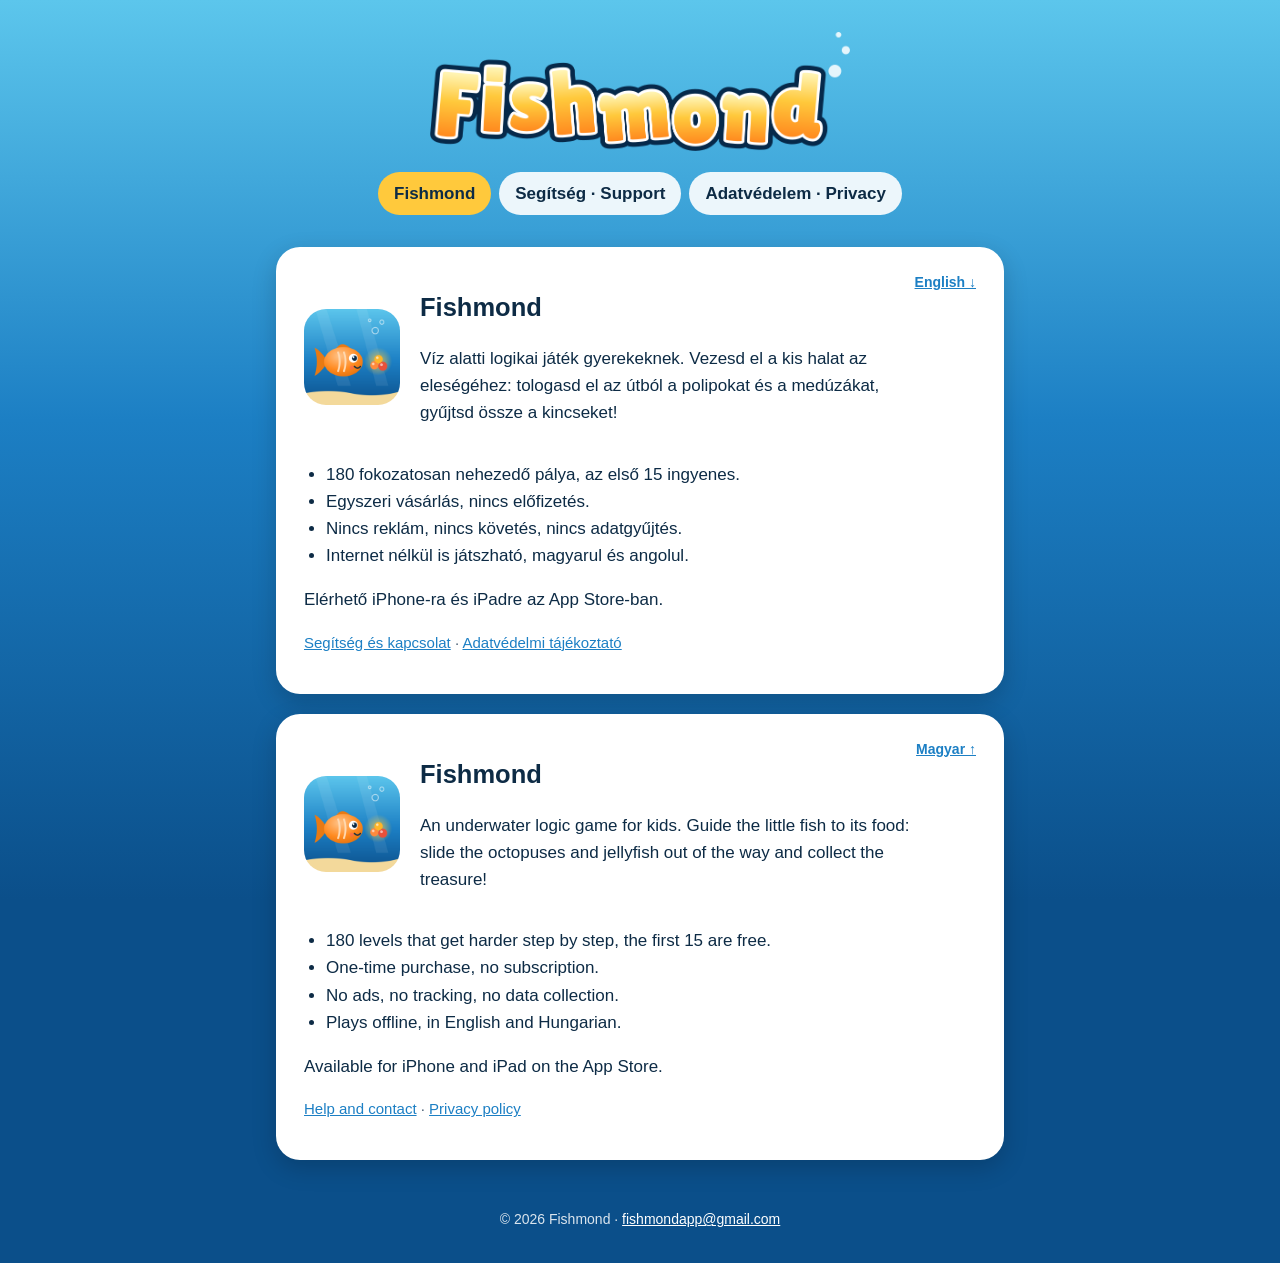
<file: index.html>
<!doctype html>
<html lang="hu">
<head>
<meta charset="utf-8">
<meta name="viewport" content="width=device-width, initial-scale=1">
<title>Fishmond – logikai játék gyerekeknek</title>
<link rel="icon" href="favicon.png">
<link rel="stylesheet" href="style.css">
</head>
<body>
<header>
  <a href="index.html"><img class="title" src="title.png" alt="Fishmond"></a>
  <nav><a href="index.html" class="on">Fishmond</a><a href="support.html">Segítség · Support</a><a href="privacy.html">Adatvédelem · Privacy</a></nav>
</header>
<main>
<section class="card" id="hu" lang="hu">
<div class="lang"><a href="#en">English ↓</a></div>
<div class="hero"><img src="icon.png" alt="">
<div><h1>Fishmond</h1><p>Víz alatti logikai játék gyerekeknek. Vezesd el a kis halat az eleségéhez: tologasd el az útból a polipokat és a medúzákat, gyűjtsd össze a kincseket!</p></div></div>
<ul>
<li>180 fokozatosan nehezedő pálya, az első 15 ingyenes.</li>
<li>Egyszeri vásárlás, nincs előfizetés.</li>
<li>Nincs reklám, nincs követés, nincs adatgyűjtés.</li>
<li>Internet nélkül is játszható, magyarul és angolul.</li>
</ul>
<p>Elérhető iPhone-ra és iPadre az App Store-ban.</p>
<p class="muted"><a href="support.html">Segítség és kapcsolat</a> · <a href="privacy.html">Adatvédelmi tájékoztató</a></p>
</section>
<section class="card" id="en" lang="en">
<div class="lang"><a href="#hu">Magyar ↑</a></div>
<div class="hero"><img src="icon.png" alt="">
<div><h1>Fishmond</h1><p>An underwater logic game for kids. Guide the little fish to its food: slide the octopuses and jellyfish out of the way and collect the treasure!</p></div></div>
<ul>
<li>180 levels that get harder step by step, the first 15 are free.</li>
<li>One-time purchase, no subscription.</li>
<li>No ads, no tracking, no data collection.</li>
<li>Plays offline, in English and Hungarian.</li>
</ul>
<p>Available for iPhone and iPad on the App Store.</p>
<p class="muted"><a href="support.html">Help and contact</a> · <a href="privacy.html">Privacy policy</a></p>
</section>
</main>
<footer>© 2026 Fishmond · <a href="mailto:fishmondapp@gmail.com">fishmondapp@gmail.com</a></footer>
</body>
</html>
</file>
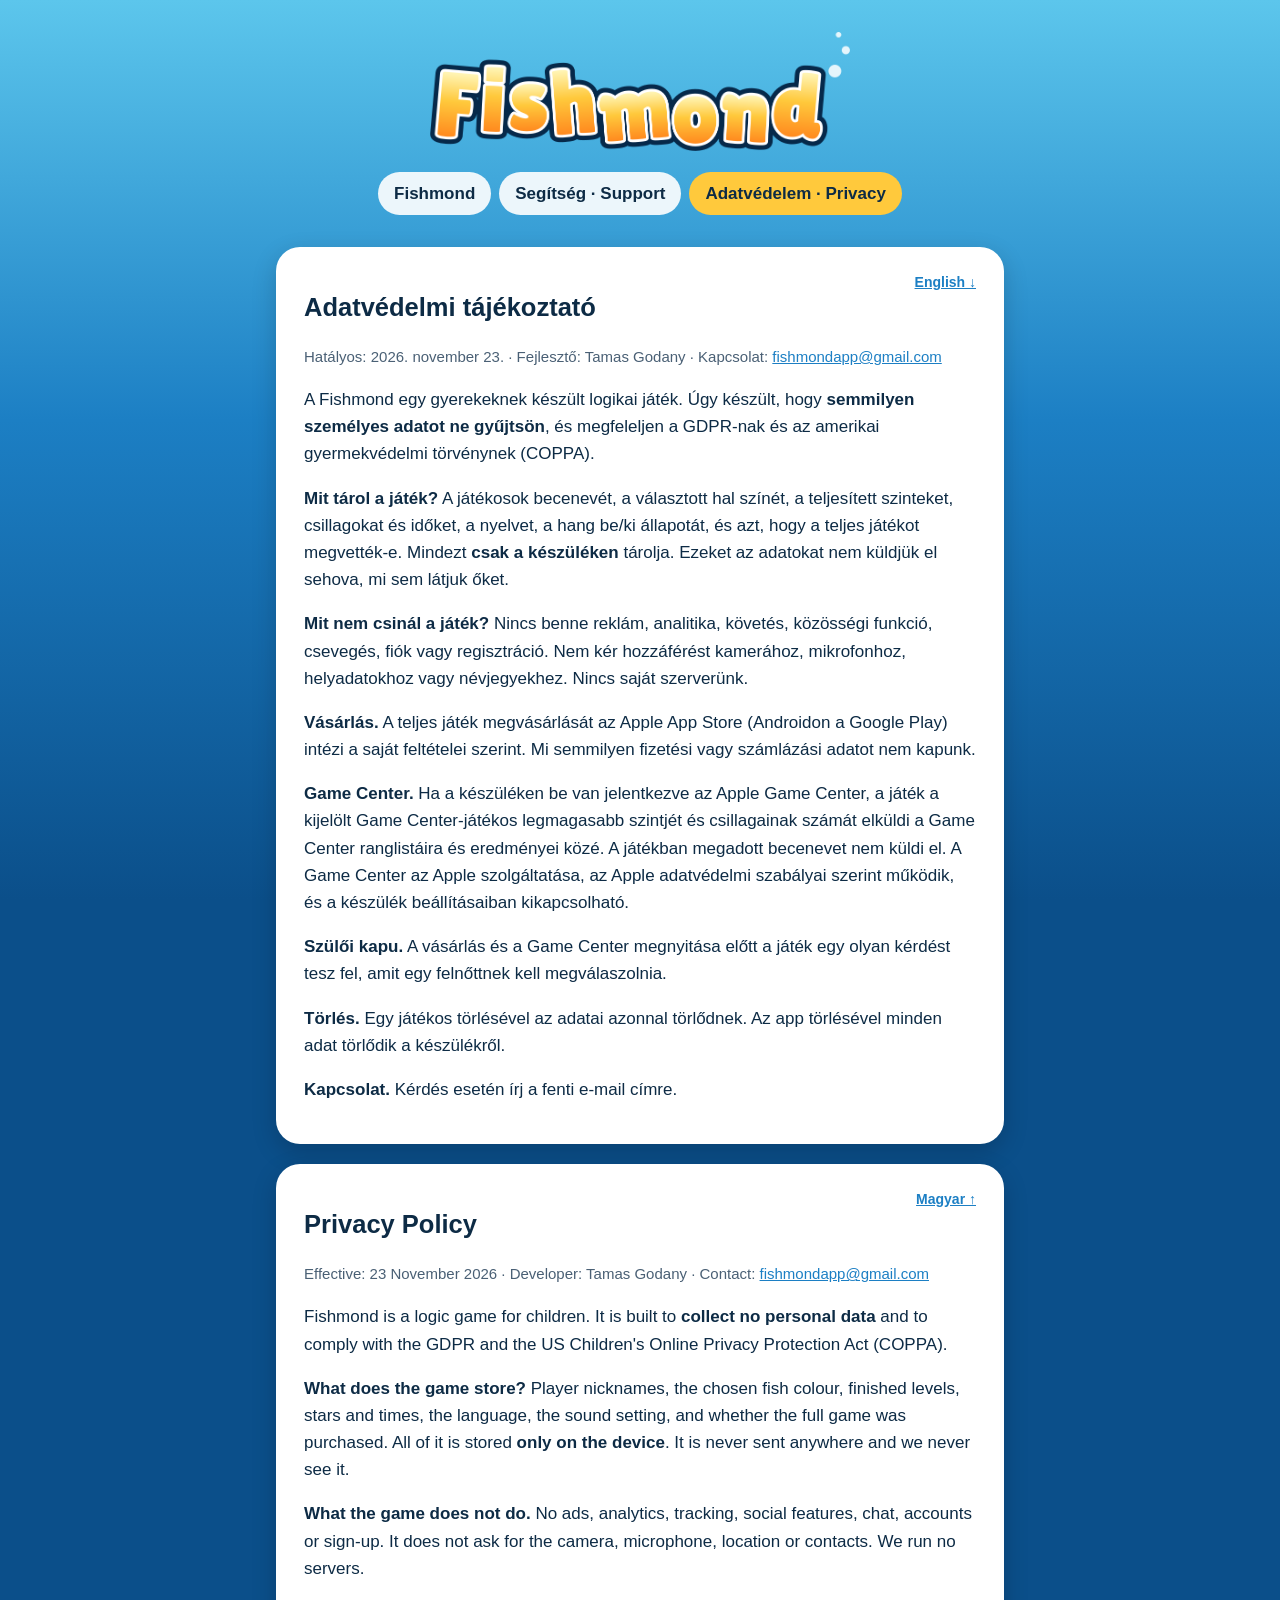
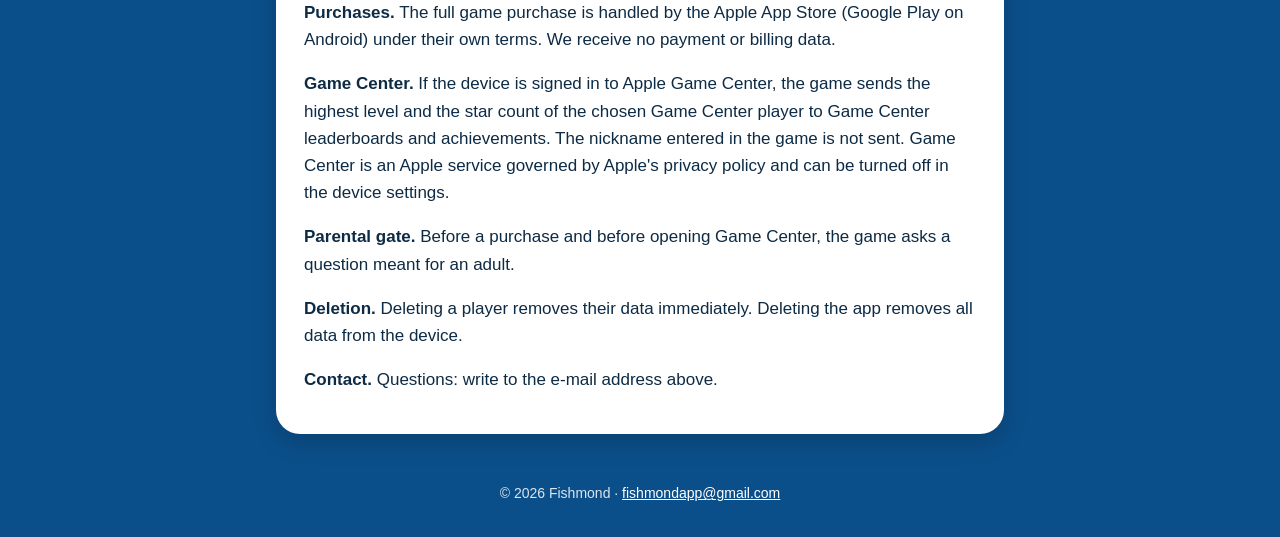
<file: privacy.html>
<!doctype html>
<html lang="hu">
<head>
<meta charset="utf-8">
<meta name="viewport" content="width=device-width, initial-scale=1">
<title>Fishmond – Adatvédelem / Privacy</title>
<link rel="icon" href="favicon.png">
<link rel="stylesheet" href="style.css">
</head>
<body>
<header>
  <a href="index.html"><img class="title" src="title.png" alt="Fishmond"></a>
  <nav><a href="index.html">Fishmond</a><a href="support.html">Segítség · Support</a><a href="privacy.html" class="on">Adatvédelem · Privacy</a></nav>
</header>
<main>
<section class="card" id="hu" lang="hu">
<div class="lang"><a href="#en">English ↓</a></div>
<h1>Adatvédelmi tájékoztató</h1>
<p class="muted">Hatályos: 2026. november 23. · Fejlesztő: Tamas Godany · Kapcsolat: <a href="mailto:fishmondapp@gmail.com">fishmondapp@gmail.com</a></p>
<p>A Fishmond egy gyerekeknek készült logikai játék. Úgy készült, hogy <strong>semmilyen személyes adatot ne gyűjtsön</strong>, és megfeleljen a GDPR-nak és az amerikai gyermekvédelmi törvénynek (COPPA).</p>
<p><strong>Mit tárol a játék?</strong> A játékosok becenevét, a választott hal színét, a teljesített szinteket, csillagokat és időket, a nyelvet, a hang be/ki állapotát, és azt, hogy a teljes játékot megvették-e. Mindezt <strong>csak a készüléken</strong> tárolja. Ezeket az adatokat nem küldjük el sehova, mi sem látjuk őket.</p>
<p><strong>Mit nem csinál a játék?</strong> Nincs benne reklám, analitika, követés, közösségi funkció, csevegés, fiók vagy regisztráció. Nem kér hozzáférést kamerához, mikrofonhoz, helyadatokhoz vagy névjegyekhez. Nincs saját szerverünk.</p>
<p><strong>Vásárlás.</strong> A teljes játék megvásárlását az Apple App Store (Androidon a Google Play) intézi a saját feltételei szerint. Mi semmilyen fizetési vagy számlázási adatot nem kapunk.</p>
<p><strong>Game Center.</strong> Ha a készüléken be van jelentkezve az Apple Game Center, a játék a kijelölt Game Center-játékos legmagasabb szintjét és csillagainak számát elküldi a Game Center ranglistáira és eredményei közé. A játékban megadott becenevet nem küldi el. A Game Center az Apple szolgáltatása, az Apple adatvédelmi szabályai szerint működik, és a készülék beállításaiban kikapcsolható.</p>
<p><strong>Szülői kapu.</strong> A vásárlás és a Game Center megnyitása előtt a játék egy olyan kérdést tesz fel, amit egy felnőttnek kell megválaszolnia.</p>
<p><strong>Törlés.</strong> Egy játékos törlésével az adatai azonnal törlődnek. Az app törlésével minden adat törlődik a készülékről.</p>
<p><strong>Kapcsolat.</strong> Kérdés esetén írj a fenti e-mail címre.</p>
</section>
<section class="card" id="en" lang="en">
<div class="lang"><a href="#hu">Magyar ↑</a></div>
<h1>Privacy Policy</h1>
<p class="muted">Effective: 23 November 2026 · Developer: Tamas Godany · Contact: <a href="mailto:fishmondapp@gmail.com">fishmondapp@gmail.com</a></p>
<p>Fishmond is a logic game for children. It is built to <strong>collect no personal data</strong> and to comply with the GDPR and the US Children's Online Privacy Protection Act (COPPA).</p>
<p><strong>What does the game store?</strong> Player nicknames, the chosen fish colour, finished levels, stars and times, the language, the sound setting, and whether the full game was purchased. All of it is stored <strong>only on the device</strong>. It is never sent anywhere and we never see it.</p>
<p><strong>What the game does not do.</strong> No ads, analytics, tracking, social features, chat, accounts or sign-up. It does not ask for the camera, microphone, location or contacts. We run no servers.</p>
<p><strong>Purchases.</strong> The full game purchase is handled by the Apple App Store (Google Play on Android) under their own terms. We receive no payment or billing data.</p>
<p><strong>Game Center.</strong> If the device is signed in to Apple Game Center, the game sends the highest level and the star count of the chosen Game Center player to Game Center leaderboards and achievements. The nickname entered in the game is not sent. Game Center is an Apple service governed by Apple's privacy policy and can be turned off in the device settings.</p>
<p><strong>Parental gate.</strong> Before a purchase and before opening Game Center, the game asks a question meant for an adult.</p>
<p><strong>Deletion.</strong> Deleting a player removes their data immediately. Deleting the app removes all data from the device.</p>
<p><strong>Contact.</strong> Questions: write to the e-mail address above.</p>
</section>
</main>
<footer>© 2026 Fishmond · <a href="mailto:fishmondapp@gmail.com">fishmondapp@gmail.com</a></footer>
</body>
</html>
</file>
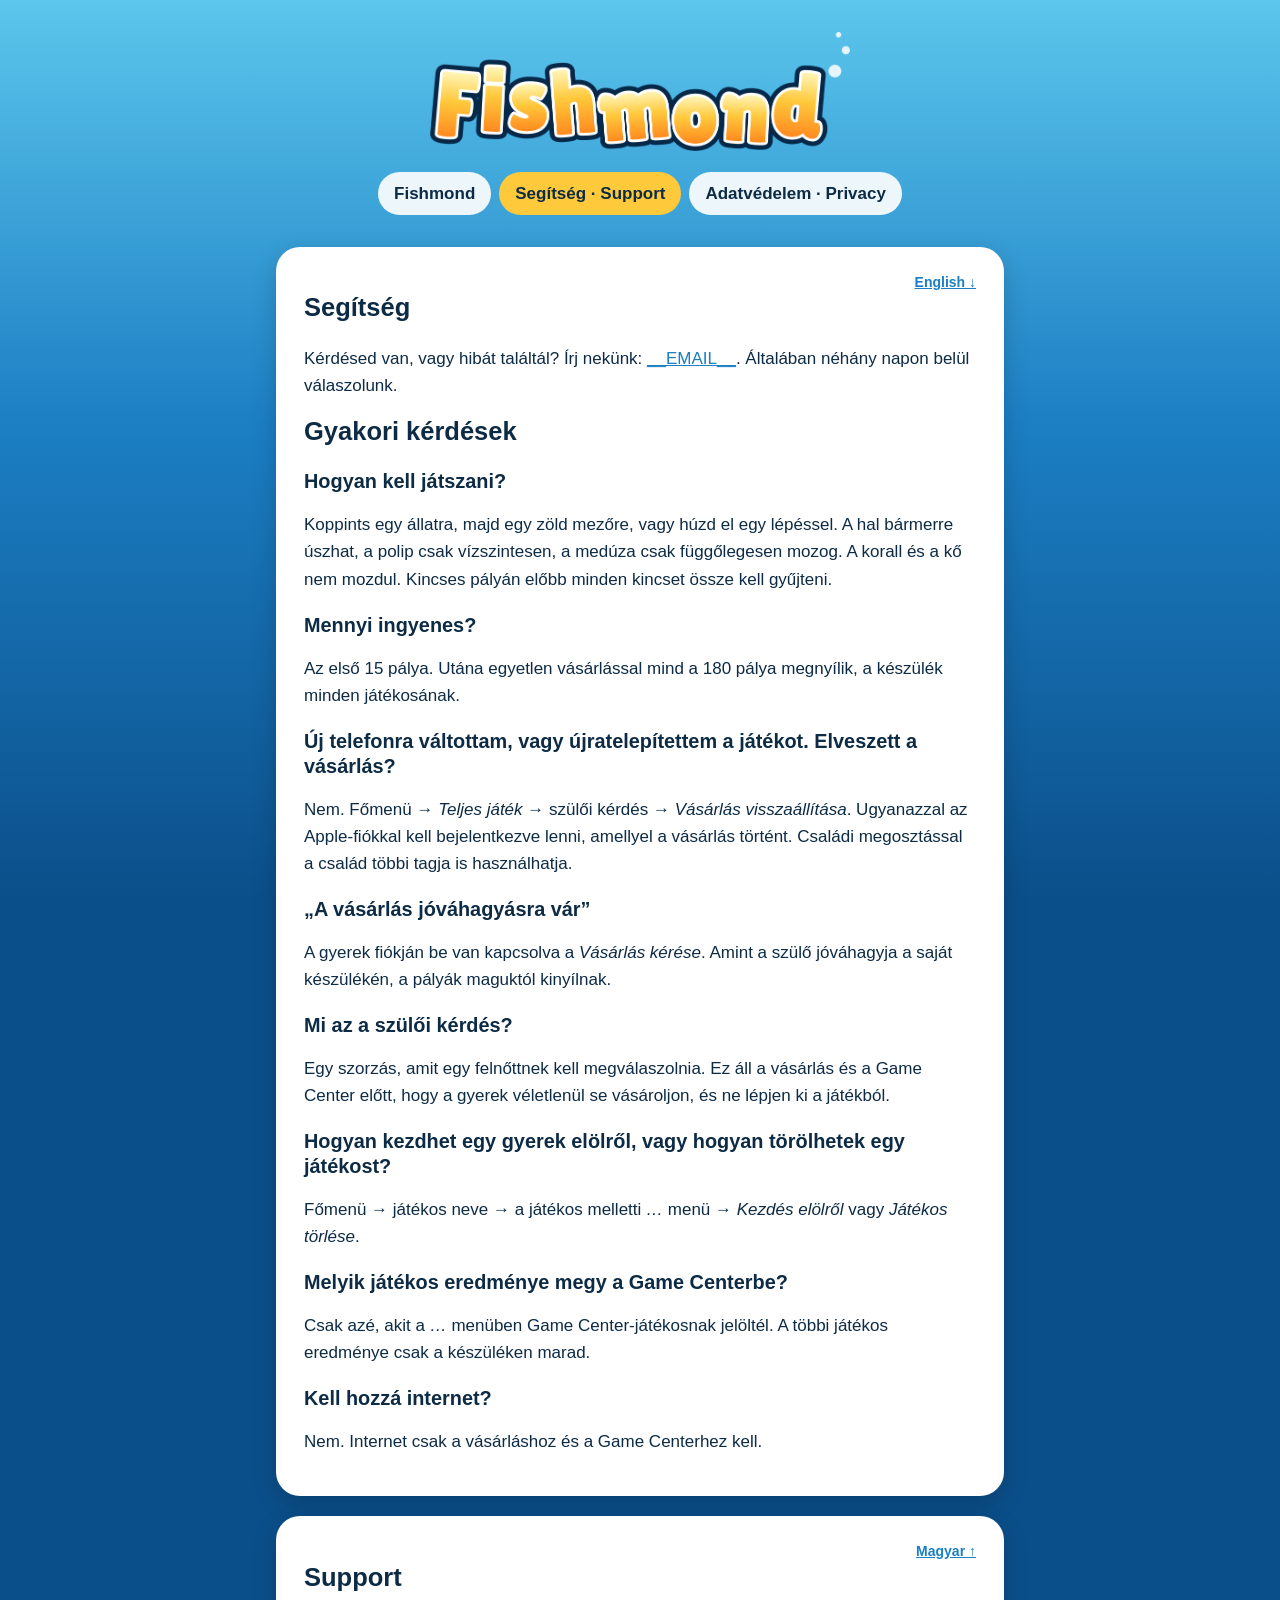
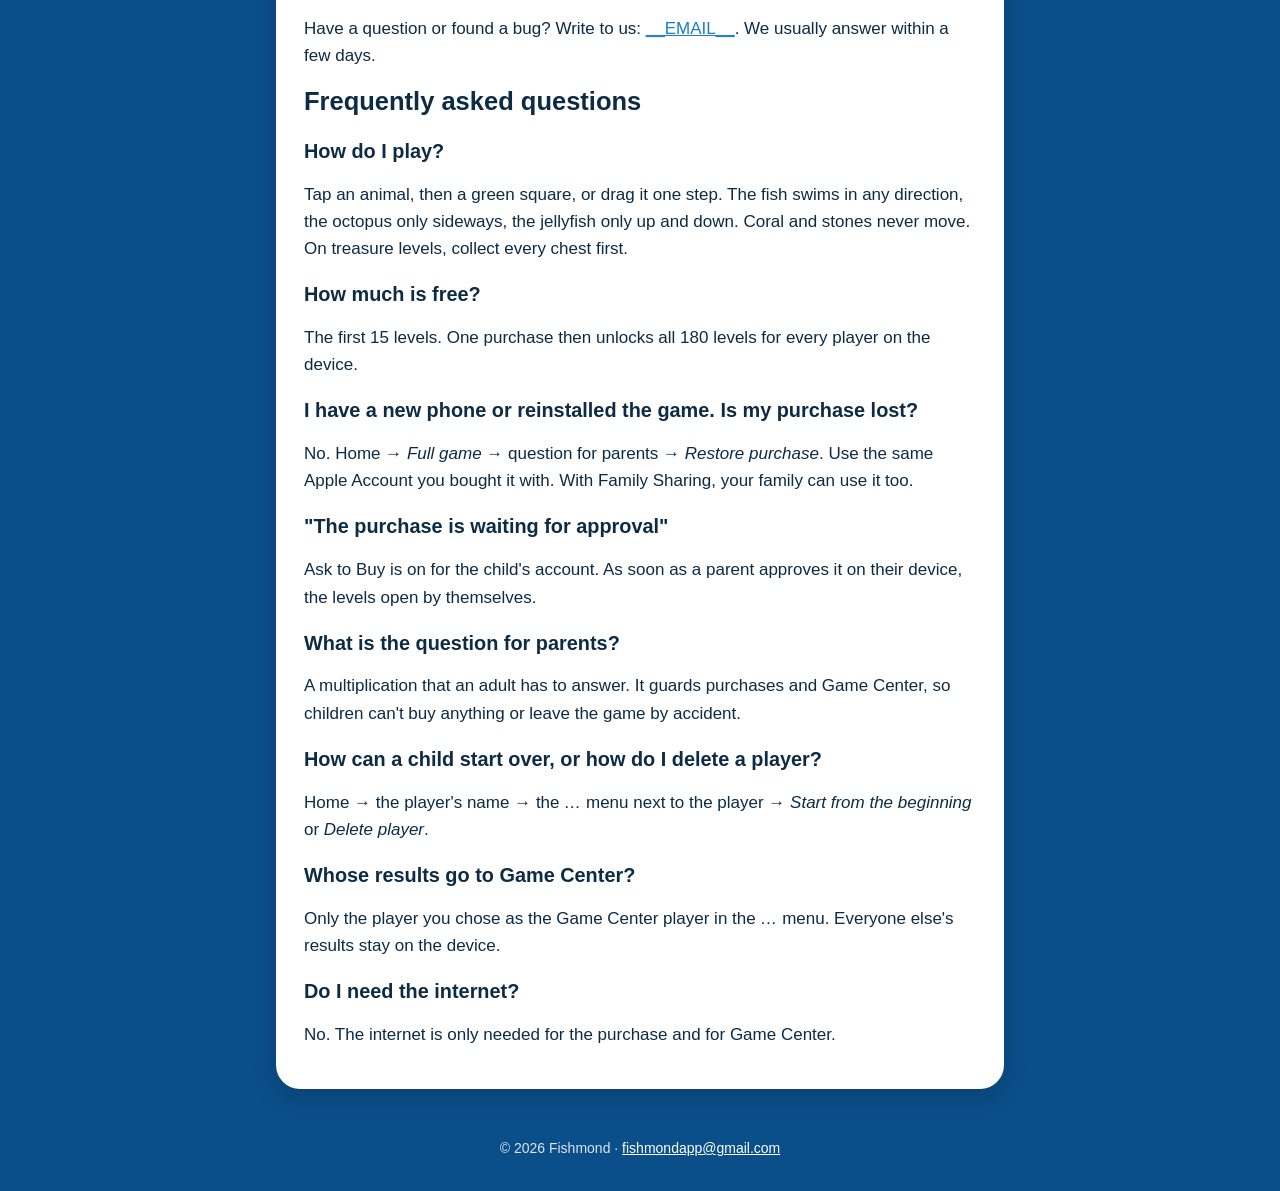
<file: support.html>
<!doctype html>
<html lang="hu">
<head>
<meta charset="utf-8">
<meta name="viewport" content="width=device-width, initial-scale=1">
<title>Fishmond – Segítség / Support</title>
<link rel="icon" href="favicon.png">
<link rel="stylesheet" href="style.css">
</head>
<body>
<header>
  <a href="index.html"><img class="title" src="title.png" alt="Fishmond"></a>
  <nav><a href="index.html">Fishmond</a><a href="support.html" class="on">Segítség · Support</a><a href="privacy.html">Adatvédelem · Privacy</a></nav>
</header>
<main>
<section class="card" id="hu" lang="hu">
<div class="lang"><a href="#en">English ↓</a></div>
<h1>Segítség</h1>
<p>Kérdésed van, vagy hibát találtál? Írj nekünk: <a href="mailto:__EMAIL__">__EMAIL__</a>. Általában néhány napon belül válaszolunk.</p>
<h2>Gyakori kérdések</h2>
<h3>Hogyan kell játszani?</h3>
<p>Koppints egy állatra, majd egy zöld mezőre, vagy húzd el egy lépéssel. A hal bármerre úszhat, a polip csak vízszintesen, a medúza csak függőlegesen mozog. A korall és a kő nem mozdul. Kincses pályán előbb minden kincset össze kell gyűjteni.</p>
<h3>Mennyi ingyenes?</h3>
<p>Az első 15 pálya. Utána egyetlen vásárlással mind a 180 pálya megnyílik, a készülék minden játékosának.</p>
<h3>Új telefonra váltottam, vagy újratelepítettem a játékot. Elveszett a vásárlás?</h3>
<p>Nem. Főmenü → <em>Teljes játék</em> → szülői kérdés → <em>Vásárlás visszaállítása</em>. Ugyanazzal az Apple-fiókkal kell bejelentkezve lenni, amellyel a vásárlás történt. Családi megosztással a család többi tagja is használhatja.</p>
<h3>„A vásárlás jóváhagyásra vár”</h3>
<p>A gyerek fiókján be van kapcsolva a <em>Vásárlás kérése</em>. Amint a szülő jóváhagyja a saját készülékén, a pályák maguktól kinyílnak.</p>
<h3>Mi az a szülői kérdés?</h3>
<p>Egy szorzás, amit egy felnőttnek kell megválaszolnia. Ez áll a vásárlás és a Game Center előtt, hogy a gyerek véletlenül se vásároljon, és ne lépjen ki a játékból.</p>
<h3>Hogyan kezdhet egy gyerek elölről, vagy hogyan törölhetek egy játékost?</h3>
<p>Főmenü → játékos neve → a játékos melletti <em>…</em> menü → <em>Kezdés elölről</em> vagy <em>Játékos törlése</em>.</p>
<h3>Melyik játékos eredménye megy a Game Centerbe?</h3>
<p>Csak azé, akit a <em>…</em> menüben Game Center-játékosnak jelöltél. A többi játékos eredménye csak a készüléken marad.</p>
<h3>Kell hozzá internet?</h3>
<p>Nem. Internet csak a vásárláshoz és a Game Centerhez kell.</p>
</section>
<section class="card" id="en" lang="en">
<div class="lang"><a href="#hu">Magyar ↑</a></div>
<h1>Support</h1>
<p>Have a question or found a bug? Write to us: <a href="mailto:__EMAIL__">__EMAIL__</a>. We usually answer within a few days.</p>
<h2>Frequently asked questions</h2>
<h3>How do I play?</h3>
<p>Tap an animal, then a green square, or drag it one step. The fish swims in any direction, the octopus only sideways, the jellyfish only up and down. Coral and stones never move. On treasure levels, collect every chest first.</p>
<h3>How much is free?</h3>
<p>The first 15 levels. One purchase then unlocks all 180 levels for every player on the device.</p>
<h3>I have a new phone or reinstalled the game. Is my purchase lost?</h3>
<p>No. Home → <em>Full game</em> → question for parents → <em>Restore purchase</em>. Use the same Apple Account you bought it with. With Family Sharing, your family can use it too.</p>
<h3>"The purchase is waiting for approval"</h3>
<p>Ask to Buy is on for the child's account. As soon as a parent approves it on their device, the levels open by themselves.</p>
<h3>What is the question for parents?</h3>
<p>A multiplication that an adult has to answer. It guards purchases and Game Center, so children can't buy anything or leave the game by accident.</p>
<h3>How can a child start over, or how do I delete a player?</h3>
<p>Home → the player's name → the <em>…</em> menu next to the player → <em>Start from the beginning</em> or <em>Delete player</em>.</p>
<h3>Whose results go to Game Center?</h3>
<p>Only the player you chose as the Game Center player in the <em>…</em> menu. Everyone else's results stay on the device.</p>
<h3>Do I need the internet?</h3>
<p>No. The internet is only needed for the purchase and for Game Center.</p>
</section>
</main>
<footer>© 2026 Fishmond · <a href="mailto:fishmondapp@gmail.com">fishmondapp@gmail.com</a></footer>
</body>
</html>
</file>
<file: style.css>
:root {
  --sea-top: #5CC6EC; --sea: #1C7FC4; --deep: #0B4F8A; --ink: #0D2B45;
  --sun: #FFC93C; --card: #ffffff; --muted: #4a6075;
}
* { box-sizing: border-box; }
body {
  margin: 0; color: var(--ink);
  font: 17px/1.6 -apple-system, BlinkMacSystemFont, "Segoe UI", Roboto, sans-serif;
  background: linear-gradient(180deg, var(--sea-top) 0, var(--sea) 420px, var(--deep) 900px) no-repeat, var(--deep);
  min-height: 100vh;
}
header { text-align: center; padding: 32px 16px 8px; }
header img.title { width: min(420px, 85vw); height: auto; }
nav { display: flex; gap: 8px; justify-content: center; flex-wrap: wrap; margin: 12px 0 0; }
nav a {
  color: var(--ink); background: rgba(255,255,255,.9); text-decoration: none;
  padding: 8px 16px; border-radius: 999px; font-weight: 700;
}
nav a.on { background: var(--sun); }
main { max-width: 760px; margin: 24px auto 48px; padding: 0 16px; }
.card {
  background: var(--card); border-radius: 24px; padding: 24px 28px; margin-bottom: 20px;
  box-shadow: 0 8px 24px rgba(0,0,0,.18);
}
.card h2 { margin-top: 0; }
.lang { float: right; font-size: 14px; font-weight: 700; }
.lang a { color: var(--sea); }
h1, h2, h3 { line-height: 1.25; }
h3 { margin-bottom: 4px; }
.hero { display: flex; gap: 20px; align-items: center; }
.hero img { width: 96px; height: 96px; border-radius: 22px; flex: none; }
.muted { color: var(--muted); font-size: 15px; }
a { color: var(--sea); }
ul { padding-left: 22px; }
footer { text-align: center; color: rgba(255,255,255,.85); font-size: 14px; padding: 0 16px 32px; }
footer a { color: #fff; }
@media (max-width: 520px) { .hero { flex-direction: column; text-align: center; } .card { padding: 20px; } }
</file>
